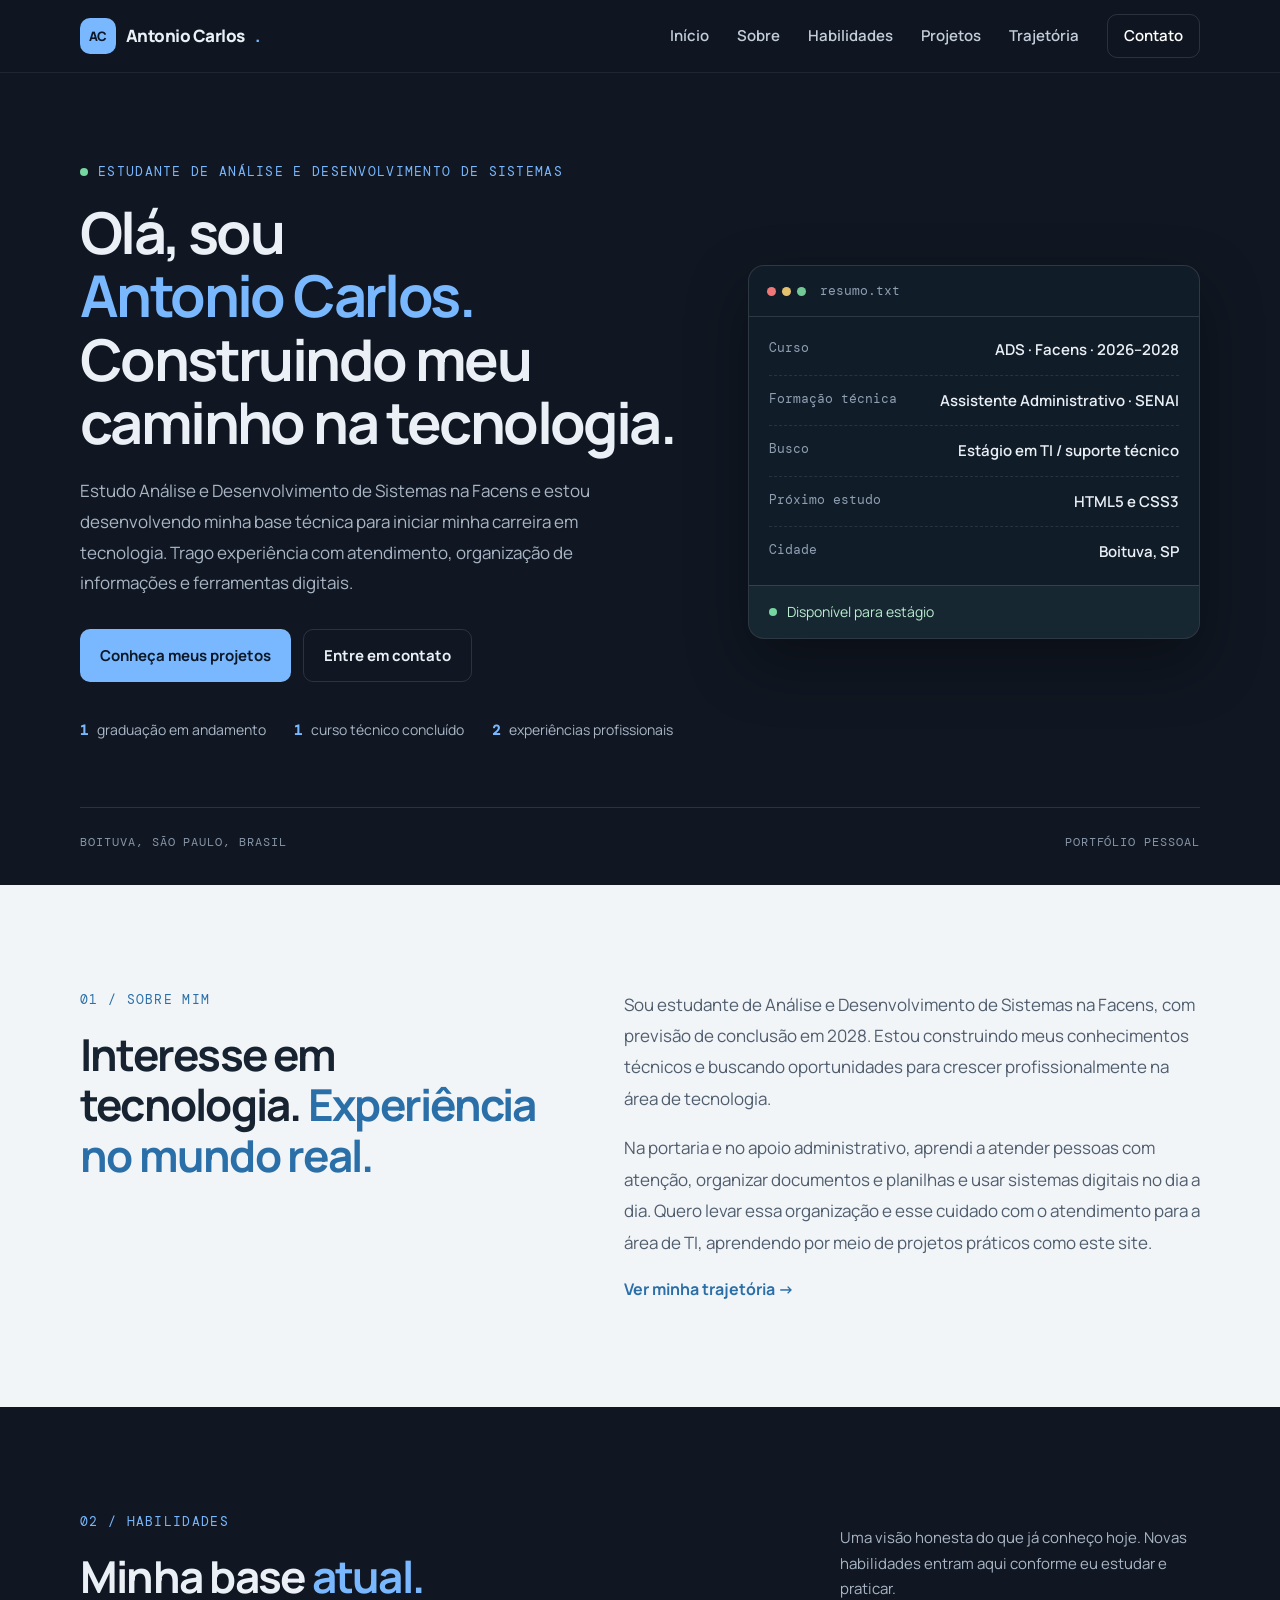
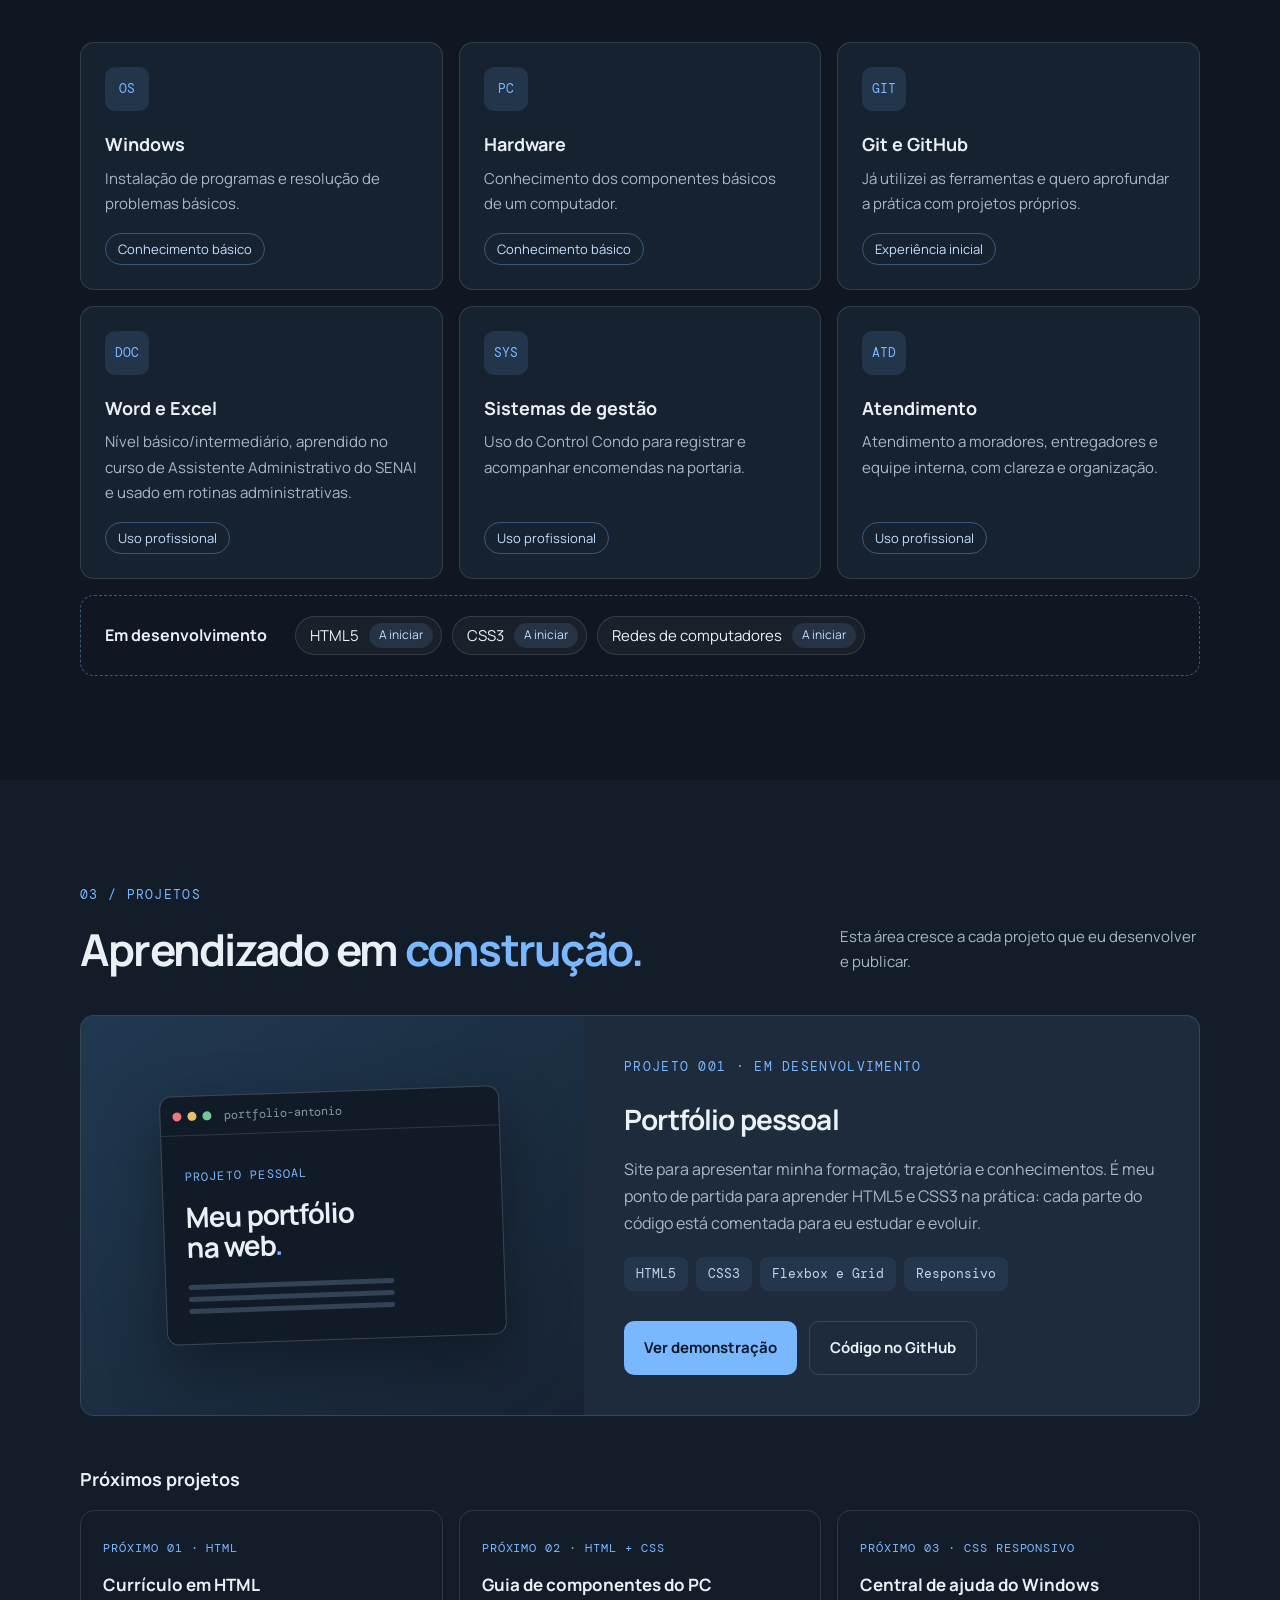
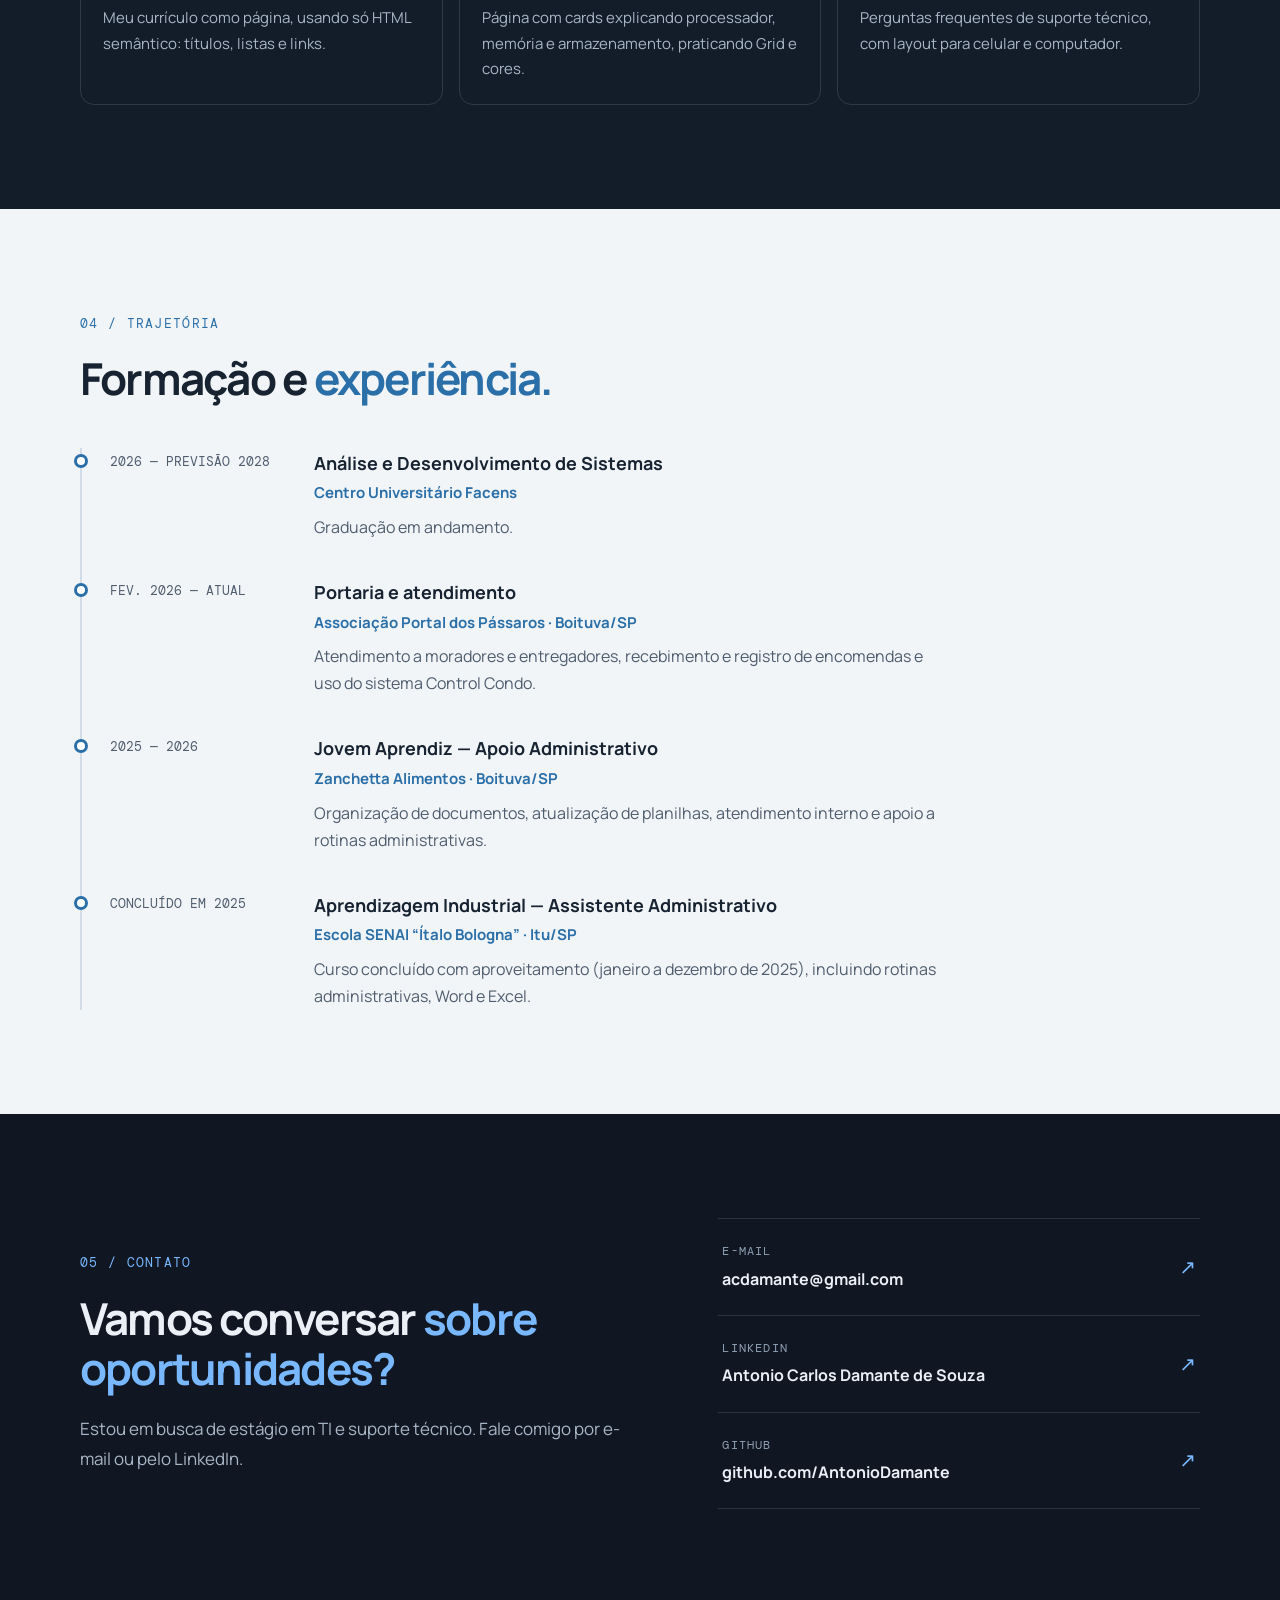
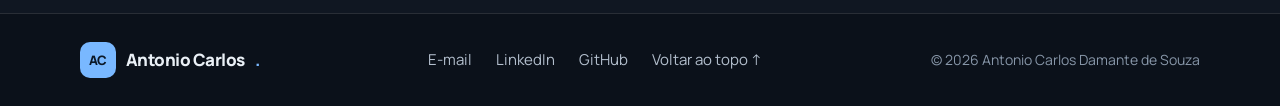
<file: index atualizado.html>
<!DOCTYPE html>
<html lang="pt-BR">
<head>
  <!-- ===== Metadados: informações para o navegador e para o Google ===== -->
  <meta charset="UTF-8">
  <meta name="viewport" content="width=device-width, initial-scale=1">
  <title>Antonio Carlos Damante de Souza | Portfólio</title>
  <meta name="description" content="Portfólio de Antonio Carlos Damante de Souza, estudante de Análise e Desenvolvimento de Sistemas na Facens, em Boituva/SP, em busca de estágio em TI e suporte técnico.">
  <meta name="author" content="Antonio Carlos Damante de Souza">
  <meta name="theme-color" content="#101722">

  <!-- Prévia do link quando for compartilhado (LinkedIn, WhatsApp) -->
  <meta property="og:title" content="Antonio Carlos Damante de Souza | Portfólio">
  <meta property="og:description" content="Estudante de Análise e Desenvolvimento de Sistemas na Facens, em busca de estágio em TI e suporte técnico.">
  <meta property="og:type" content="website">
  <meta property="og:locale" content="pt_BR">

  <!-- Ícone da aba do navegador -->
  <link rel="icon" href="assets/favicon.svg" type="image/svg+xml">

  <!-- Fontes do Google (sem internet, o site usa fontes do próprio sistema) -->
  <link rel="preconnect" href="https://fonts.googleapis.com">
  <link rel="preconnect" href="https://fonts.gstatic.com" crossorigin>
  <link rel="stylesheet" href="https://fonts.googleapis.com/css2?family=DM+Mono:wght@400;500&family=Manrope:wght@400;500;600;700;800&display=swap">

  <!-- Nosso CSS e nosso JavaScript (defer = roda depois que o HTML carregar) -->
  <link rel="stylesheet" href="css/style.css">
  <script src="js/script.js" defer></script>
</head>

<body>
  <!-- Link escondido que aparece ao apertar Tab: ajuda quem navega pelo teclado -->
  <a class="skip-link" href="#conteudo">Pular para o conteúdo</a>

  <!-- ===================== CABEÇALHO ===================== -->
  <header class="header">
    <div class="container nav">
      <a class="brand" href="#inicio" aria-label="Antonio Carlos, voltar ao início">
        <span class="monogram" aria-hidden="true">AC</span>
        Antonio Carlos<span class="accent">.</span>
      </a>

      <!-- Botão do menu: só aparece no celular -->
      <button class="menu-toggle" type="button" aria-expanded="false" aria-controls="menu" aria-label="Abrir menu">
        <span></span><span></span><span></span>
      </button>

      <nav id="menu" class="menu" aria-label="Navegação principal">
        <a href="#inicio">Início</a>
        <a href="#sobre">Sobre</a>
        <a href="#habilidades">Habilidades</a>
        <a href="#projetos">Projetos</a>
        <a href="#trajetoria">Trajetória</a>
        <a class="menu-cta" href="#contato">Contato</a>
      </nav>
    </div>
  </header>

  <main id="conteudo">

    <!-- ===================== APRESENTAÇÃO (HERO) ===================== -->
    <section class="hero" id="inicio">
      <div class="container hero-grid">

        <div class="hero-text">
          <p class="eyebrow"><span class="dot" aria-hidden="true"></span>Estudante de Análise e Desenvolvimento de Sistemas</p>
          <h1>Olá, sou <span class="accent">Antonio Carlos.</span> Construindo meu caminho na tecnologia.</h1>
          <p class="lead">
            Estudo Análise e Desenvolvimento de Sistemas na Facens e estou desenvolvendo minha base técnica
            para iniciar minha carreira em tecnologia. Trago experiência com atendimento, organização de
            informações e ferramentas digitais.
          </p>
          <div class="actions">
            <a class="button button-primary" href="#projetos">Conheça meus projetos</a>
            <a class="button button-secondary" href="#contato">Entre em contato</a>
          </div>
          <ul class="facts">
            <li><strong>1</strong> graduação em andamento</li>
            <li><strong>1</strong> curso técnico concluído</li>
            <li><strong>2</strong> experiências profissionais</li>
          </ul>
        </div>

        <!-- Cartão de resumo: decorativo, mas com informações reais -->
        <aside class="profile-card" aria-label="Resumo do perfil">
          <div class="profile-card-head">
            <span class="window-dots" aria-hidden="true"><i></i><i></i><i></i></span>
            <span>resumo.txt</span>
          </div>
          <dl class="profile-list">
            <div><dt>Curso</dt><dd>ADS · Facens · 2026–2028</dd></div>
            <div><dt>Formação técnica</dt><dd>Assistente Administrativo · SENAI</dd></div>
            <div><dt>Busco</dt><dd>Estágio em TI / suporte técnico</dd></div>
            <div><dt>Próximo estudo</dt><dd>HTML5 e CSS3</dd></div>
            <div><dt>Cidade</dt><dd>Boituva, SP</dd></div>
          </dl>
          <p class="profile-status"><span class="dot" aria-hidden="true"></span>Disponível para estágio</p>
        </aside>

      </div>
      <div class="container hero-bottom">
        <span>Boituva, São Paulo, Brasil</span>
        <span>Portfólio pessoal</span>
      </div>
    </section>

    <!-- ===================== SOBRE MIM ===================== -->
    <section class="section section-light" id="sobre">
      <div class="container split">
        <div>
          <p class="eyebrow eyebrow-dark">01 / Sobre mim</p>
          <h2>Interesse em tecnologia. <span>Experiência no mundo real.</span></h2>
        </div>
        <div class="prose">
          <p>
            Sou estudante de Análise e Desenvolvimento de Sistemas na Facens, com previsão de conclusão em 2028.
            Estou construindo meus conhecimentos técnicos e buscando oportunidades para crescer profissionalmente
            na área de tecnologia.
          </p>
          <p>
            Na portaria e no apoio administrativo, aprendi a atender pessoas com atenção, organizar documentos e
            planilhas e usar sistemas digitais no dia a dia. Quero levar essa organização e esse cuidado com o
            atendimento para a área de TI, aprendendo por meio de projetos práticos como este site.
          </p>
          <a class="text-link" href="#trajetoria">Ver minha trajetória →</a>
        </div>
      </div>
    </section>

    <!-- ===================== HABILIDADES ===================== -->
    <section class="section" id="habilidades">
      <div class="container">
        <div class="section-head">
          <div>
            <p class="eyebrow">02 / Habilidades</p>
            <h2>Minha base <span>atual.</span></h2>
          </div>
          <p>Uma visão honesta do que já conheço hoje. Novas habilidades entram aqui conforme eu estudar e praticar.</p>
        </div>

        <!-- Para adicionar uma habilidade, copie um <article class="card skill"> inteiro e troque os textos -->
        <div class="skills-grid">
          <article class="card skill">
            <span class="skill-icon" aria-hidden="true">OS</span>
            <h3>Windows</h3>
            <p>Instalação de programas e resolução de problemas básicos.</p>
            <span class="badge">Conhecimento básico</span>
          </article>

          <article class="card skill">
            <span class="skill-icon" aria-hidden="true">PC</span>
            <h3>Hardware</h3>
            <p>Conhecimento dos componentes básicos de um computador.</p>
            <span class="badge">Conhecimento básico</span>
          </article>

          <article class="card skill">
            <span class="skill-icon" aria-hidden="true">GIT</span>
            <h3>Git e GitHub</h3>
            <p>Já utilizei as ferramentas e quero aprofundar a prática com projetos próprios.</p>
            <span class="badge">Experiência inicial</span>
          </article>

          <article class="card skill">
            <span class="skill-icon" aria-hidden="true">DOC</span>
            <h3>Word e Excel</h3>
            <p>Nível básico/intermediário, aprendido no curso de Assistente Administrativo do SENAI e usado em rotinas administrativas.</p>
            <span class="badge">Uso profissional</span>
          </article>

          <article class="card skill">
            <span class="skill-icon" aria-hidden="true">SYS</span>
            <h3>Sistemas de gestão</h3>
            <p>Uso do Control Condo para registrar e acompanhar encomendas na portaria.</p>
            <span class="badge">Uso profissional</span>
          </article>

          <article class="card skill">
            <span class="skill-icon" aria-hidden="true">ATD</span>
            <h3>Atendimento</h3>
            <p>Atendimento a moradores, entregadores e equipe interna, com clareza e organização.</p>
            <span class="badge">Uso profissional</span>
          </article>
        </div>

        <!-- Área "Em desenvolvimento": mude o status quando começar a estudar cada item -->
        <div class="learning">
          <h3>Em desenvolvimento</h3>
          <ul class="learning-list">
            <li><span>HTML5</span><span class="status">A iniciar</span></li>
            <li><span>CSS3</span><span class="status">A iniciar</span></li>
            <li><span>Redes de computadores</span><span class="status">A iniciar</span></li>
          </ul>
        </div>
      </div>
    </section>

    <!-- ===================== PROJETOS ===================== -->
    <section class="section section-projects" id="projetos">
      <div class="container">
        <div class="section-head">
          <div>
            <p class="eyebrow">03 / Projetos</p>
            <h2>Aprendizado em <span>construção.</span></h2>
          </div>
          <p>Esta área cresce a cada projeto que eu desenvolver e publicar.</p>
        </div>

        <!-- Projeto 001: este portfólio -->
        <article class="card project">
          <div class="project-art" aria-hidden="true">
            <div class="mini-browser">
              <div class="mini-browser-bar"><span class="window-dots"><i></i><i></i><i></i></span>portfolio-antonio</div>
              <div class="mini-browser-body">
                <small>Projeto pessoal</small>
                <strong>Meu portfólio<br>na web<span class="accent">.</span></strong>
                <span class="mini-lines"></span>
              </div>
            </div>
          </div>

          <div class="project-info">
            <p class="eyebrow">Projeto 001 · Em desenvolvimento</p>
            <h3>Portfólio pessoal</h3>
            <p>
              Site para apresentar minha formação, trajetória e conhecimentos. É meu ponto de partida para
              aprender HTML5 e CSS3 na prática: cada parte do código está comentada para eu estudar e evoluir.
            </p>
            <ul class="tags" aria-label="Tecnologias utilizadas">
              <li>HTML5</li>
              <li>CSS3</li>
              <li>Flexbox e Grid</li>
              <li>Responsivo</li>
            </ul>

            <!--
              LINKS DO PROJETO
              Funcionam quando o repositório "portfolio-antonio" estiver criado e o GitHub Pages ativado.
              Se mudar o nome do repositório, atualize os dois endereços abaixo.
            -->
            <div class="actions">
              <a class="button button-primary" href="https://antoniodamante.github.io/portfolio-antonio/" target="_blank" rel="noopener noreferrer">Ver demonstração</a>
              <a class="button button-secondary" href="https://github.com/AntonioDamante/portfolio-antonio" target="_blank" rel="noopener noreferrer">Código no GitHub</a>
            </div>
          </div>
        </article>

        <!-- Próximos projetos sugeridos, do mais simples ao mais completo -->
        <h3 class="subhead">Próximos projetos</h3>
        <div class="ideas-grid">
          <article class="card idea">
            <small>Próximo 01 · HTML</small>
            <h4>Currículo em HTML</h4>
            <p>Meu currículo como página, usando só HTML semântico: títulos, listas e links.</p>
          </article>
          <article class="card idea">
            <small>Próximo 02 · HTML + CSS</small>
            <h4>Guia de componentes do PC</h4>
            <p>Página com cards explicando processador, memória e armazenamento, praticando Grid e cores.</p>
          </article>
          <article class="card idea">
            <small>Próximo 03 · CSS responsivo</small>
            <h4>Central de ajuda do Windows</h4>
            <p>Perguntas frequentes de suporte técnico, com layout para celular e computador.</p>
          </article>
        </div>
      </div>
    </section>

    <!-- ===================== FORMAÇÃO E EXPERIÊNCIA ===================== -->
    <section class="section section-light" id="trajetoria">
      <div class="container">
        <p class="eyebrow eyebrow-dark">04 / Trajetória</p>
        <h2>Formação e <span>experiência.</span></h2>

        <ol class="timeline">
          <li>
            <p class="timeline-date">2026 — previsão 2028</p>
            <div>
              <h3>Análise e Desenvolvimento de Sistemas</h3>
              <p class="timeline-place">Centro Universitário Facens</p>
              <p>Graduação em andamento.</p>
            </div>
          </li>
          <li>
            <p class="timeline-date">Fev. 2026 — atual</p>
            <div>
              <h3>Portaria e atendimento</h3>
              <p class="timeline-place">Associação Portal dos Pássaros · Boituva/SP</p>
              <p>Atendimento a moradores e entregadores, recebimento e registro de encomendas e uso do sistema Control Condo.</p>
            </div>
          </li>
          <li>
            <p class="timeline-date">2025 — 2026</p>
            <div>
              <h3>Jovem Aprendiz — Apoio Administrativo</h3>
              <p class="timeline-place">Zanchetta Alimentos · Boituva/SP</p>
              <p>Organização de documentos, atualização de planilhas, atendimento interno e apoio a rotinas administrativas.</p>
            </div>
          </li>
          <li>
            <p class="timeline-date">Concluído em 2025</p>
            <div>
              <h3>Aprendizagem Industrial — Assistente Administrativo</h3>
              <p class="timeline-place">Escola SENAI “Ítalo Bologna” · Itu/SP</p>
              <p>Curso concluído com aproveitamento (janeiro a dezembro de 2025), incluindo rotinas administrativas, Word e Excel.</p>
            </div>
          </li>
        </ol>
      </div>
    </section>

    <!-- ===================== CONTATO ===================== -->
    <section class="section" id="contato">
      <div class="container contact-grid">
        <div>
          <p class="eyebrow">05 / Contato</p>
          <h2>Vamos conversar <span>sobre oportunidades?</span></h2>
          <p class="lead">Estou em busca de estágio em TI e suporte técnico. Fale comigo por e-mail ou pelo LinkedIn.</p>
        </div>

        <ul class="contact-list">
          <li>
            <a href="mailto:acdamante@gmail.com">
              <span><small>E-mail</small><strong>acdamante@gmail.com</strong></span>
              <span class="arrow" aria-hidden="true">↗</span>
            </a>
          </li>
          <li>
            <a href="https://www.linkedin.com/in/antonio-carlos-damante-de-souza-3b718b293/" target="_blank" rel="noopener noreferrer">
              <span><small>LinkedIn</small><strong>Antonio Carlos Damante de Souza</strong></span>
              <span class="arrow" aria-hidden="true">↗</span>
            </a>
          </li>
          <li>
            <a href="https://github.com/AntonioDamante" target="_blank" rel="noopener noreferrer">
              <span><small>GitHub</small><strong>github.com/AntonioDamante</strong></span>
              <span class="arrow" aria-hidden="true">↗</span>
            </a>
          </li>
        </ul>
      </div>
    </section>

  </main>

  <!-- ===================== RODAPÉ ===================== -->
  <footer class="footer">
    <div class="container footer-inner">
      <a class="brand" href="#inicio" aria-label="Antonio Carlos, voltar ao início">
        <span class="monogram" aria-hidden="true">AC</span>
        Antonio Carlos<span class="accent">.</span>
      </a>
      <ul class="footer-links">
        <li><a href="mailto:acdamante@gmail.com">E-mail</a></li>
        <li><a href="https://www.linkedin.com/in/antonio-carlos-damante-de-souza-3b718b293/" target="_blank" rel="noopener noreferrer">LinkedIn</a></li>
        <li><a href="https://github.com/AntonioDamante" target="_blank" rel="noopener noreferrer">GitHub</a></li>
        <li><a href="#inicio">Voltar ao topo ↑</a></li>
      </ul>
      <!-- O ano é atualizado automaticamente pelo js/script.js -->
      <p>© <span id="ano">2026</span> Antonio Carlos Damante de Souza</p>
    </div>
  </footer>
</body>
</html>
</file>
<file: css/style.css>
/* ==========================================================================
   PORTFÓLIO — Antonio Carlos Damante de Souza
   Organização do arquivo:
     1. Variáveis (cores, fontes, tamanhos)
     2. Base (regras gerais)
     3. Componentes reutilizáveis (botões, cards, títulos)
     4. Cabeçalho e menu
     5. Seções (hero, sobre, habilidades, projetos, trajetória, contato)
     6. Rodapé
     7. Animações
     8. Responsividade (media queries)
   ========================================================================== */


/* ==========================================================================
   1. VARIÁVEIS
   Mude uma cor aqui e ela muda no site inteiro.
   ========================================================================== */
:root {
  /* Fundos escuros */
  --bg: #101722;          /* fundo principal (grafite azulado) */
  --bg-alt: #131d2a;      /* fundo da seção de projetos */
  --surface: #172231;     /* fundo dos cards */
  --surface-2: #1d2b3d;   /* cards em destaque */

  /* Seções claras */
  --light: #f2f5f8;
  --ink: #172331;         /* texto escuro */
  --ink-muted: #4f5d6d;   /* texto escuro secundário */

  /* Textos no fundo escuro */
  --text: #eaf0f6;
  --text-muted: #a9b6c6;

  /* Cor de destaque (azul) */
  --accent: #79b8ff;
  --accent-dark: #2a6fa8; /* versão escura do azul, para fundos claros */
  --accent-soft: rgba(121, 184, 255, 0.12);
  --success: #75d6a0;

  /* Bordas e sombras */
  --border: rgba(255, 255, 255, 0.12);
  --border-light: #d3dce6;
  --radius: 14px;
  --shadow: 0 24px 60px rgba(0, 0, 0, 0.35);

  /* Fontes */
  --font-sans: "Manrope", system-ui, -apple-system, "Segoe UI", Arial, sans-serif;
  --font-mono: "DM Mono", ui-monospace, Consolas, monospace;

  /* Layout */
  --container: 1120px;
  --header-height: 72px;
  --speed: 0.2s;          /* velocidade padrão das transições */
}


/* ==========================================================================
   2. BASE
   ========================================================================== */
*,
*::before,
*::after {
  box-sizing: border-box; /* largura inclui padding e borda: facilita o layout */
}

html {
  scroll-behavior: smooth;                         /* rolagem suave nos links do menu */
  scroll-padding-top: calc(var(--header-height) + 16px); /* não esconde o título atrás do cabeçalho fixo */
}

body {
  margin: 0;
  background: var(--bg);
  color: var(--text);
  font-family: var(--font-sans);
  font-size: 1rem;      /* 16px */
  line-height: 1.7;
  -webkit-font-smoothing: antialiased;
}

h1, h2, h3, h4, p, ul, ol, dl, dd {
  margin: 0;
}

ul, ol {
  padding: 0;
  list-style: none;
}

a {
  color: inherit;
  text-decoration: none;
}

/* Contorno visível ao navegar com Tab (acessibilidade) */
a:focus-visible,
button:focus-visible {
  outline: 3px solid var(--accent);
  outline-offset: 4px;
  border-radius: 6px;
}

/* Caixa central que limita a largura do conteúdo */
.container {
  width: min(var(--container), 100% - 48px);
  margin-inline: auto;
}

.accent {
  color: var(--accent);
}

/* Link "Pular para o conteúdo": fica fora da tela até receber foco */
.skip-link {
  position: absolute;
  top: -60px;
  left: 16px;
  z-index: 100;
  padding: 10px 16px;
  background: #fff;
  color: #000;
  font-weight: 700;
  border-radius: 8px;
}

.skip-link:focus {
  top: 12px;
}


/* ==========================================================================
   3. COMPONENTES REUTILIZÁVEIS
   ========================================================================== */

/* Espaçamento padrão das seções */
.section {
  padding: 104px 0;
}

/* Seções de fundo claro (Sobre e Trajetória) */
.section-light {
  background: var(--light);
  color: var(--ink);
}

/* Etiqueta pequena acima dos títulos ("01 / Sobre mim") */
.eyebrow {
  display: flex;
  align-items: center;
  gap: 10px;
  margin-bottom: 18px;
  color: var(--accent);
  font-family: var(--font-mono);
  font-size: 0.8125rem; /* 13px */
  letter-spacing: 0.1em;
  text-transform: uppercase;
}

.eyebrow-dark {
  color: var(--accent-dark);
}

/* Bolinha verde de "status" */
.dot {
  flex-shrink: 0;
  width: 8px;
  height: 8px;
  border-radius: 50%;
  background: var(--success);
}

h2 {
  font-size: clamp(2rem, 4vw, 2.75rem);
  line-height: 1.15;
  letter-spacing: -0.04em;
}

/* Segunda parte do título em azul */
h2 span {
  color: var(--accent);
}

.section-light h2 span {
  color: var(--accent-dark);
}

/* Título da seção + texto ao lado (usa Flexbox) */
.section-head {
  display: flex;
  justify-content: space-between;
  align-items: flex-end;
  gap: 32px;
  margin-bottom: 40px;
}

.section-head > p {
  max-width: 360px;
  color: var(--text-muted);
  font-size: 0.9375rem;
}

.lead {
  max-width: 580px;
  color: var(--text-muted);
  font-size: 1.0625rem; /* 17px */
  line-height: 1.8;
}

/* Botões */
.button {
  display: inline-flex;
  align-items: center;
  padding: 13px 20px;
  border-radius: 10px;
  font-size: 0.9375rem;
  font-weight: 700;
  transition: transform var(--speed), background-color var(--speed), border-color var(--speed);
}

.button:hover {
  transform: translateY(-2px);
}

.button-primary {
  background: var(--accent);
  color: #0b1827;
}

.button-primary:hover {
  background: #9ccbff;
}

.button-secondary {
  border: 1px solid var(--border);
}

.button-secondary:hover {
  border-color: var(--accent);
}

/* Card padrão */
.card {
  background: var(--surface);
  border: 1px solid var(--border);
  border-radius: var(--radius);
  transition: transform var(--speed), border-color var(--speed);
}

.card:hover {
  transform: translateY(-3px);
  border-color: rgba(121, 184, 255, 0.5);
}

/* Etiqueta arredondada (nível da habilidade) */
.badge {
  display: inline-block;
  padding: 4px 12px;
  border: 1px solid rgba(121, 184, 255, 0.35);
  border-radius: 999px;
  color: #c3dfff;
  font-size: 0.8125rem;
}

/* Bolinhas de janela (vermelha, amarela, verde) */
.window-dots {
  display: inline-flex;
  gap: 6px;
}

.window-dots i {
  width: 9px;
  height: 9px;
  border-radius: 50%;
  background: #ee7777;
}

.window-dots i:nth-child(2) { background: #e6c16d; }
.window-dots i:nth-child(3) { background: #72c995; }


/* ==========================================================================
   4. CABEÇALHO E MENU
   ========================================================================== */
.header {
  position: sticky; /* fica preso no topo ao rolar */
  top: 0;
  z-index: 50;
  background: rgba(16, 23, 34, 0.92);
  border-bottom: 1px solid rgba(255, 255, 255, 0.07);
  backdrop-filter: blur(14px);
}

.nav {
  display: flex;
  align-items: center;
  justify-content: space-between;
  min-height: var(--header-height);
  gap: 24px;
}

.brand {
  display: flex;
  align-items: center;
  gap: 10px;
  font-size: 1.0625rem;
  font-weight: 800;
  letter-spacing: -0.03em;
}

/* Quadradinho azul com as iniciais */
.monogram {
  display: grid;
  place-items: center;
  width: 36px;
  height: 36px;
  border-radius: 10px;
  background: var(--accent);
  color: #0b1827;
  font-size: 0.8125rem;
}

.menu {
  display: flex;
  align-items: center;
  gap: 28px;
  font-size: 0.9375rem;
  font-weight: 600;
  color: #c4cedb;
}

.menu a {
  transition: color var(--speed);
}

.menu a:hover {
  color: #fff;
}

.menu-cta {
  padding: 8px 16px;
  border: 1px solid var(--border);
  border-radius: 10px;
  color: #fff;
}

.menu-cta:hover {
  border-color: var(--accent);
}

/* Botão de menu (três tracinhos): escondido no computador */
.menu-toggle {
  display: none;
  padding: 8px;
  background: none;
  border: 0;
  cursor: pointer;
}

.menu-toggle span {
  display: block;
  width: 24px;
  height: 2px;
  margin: 5px 0;
  background: #fff;
  transition: transform var(--speed), opacity var(--speed);
}

/* Quando o menu está aberto, os tracinhos viram um "X" */
.menu-toggle[aria-expanded="true"] span:nth-child(1) { transform: translateY(7px) rotate(45deg); }
.menu-toggle[aria-expanded="true"] span:nth-child(2) { opacity: 0; }
.menu-toggle[aria-expanded="true"] span:nth-child(3) { transform: translateY(-7px) rotate(-45deg); }


/* ==========================================================================
   5. SEÇÕES
   ========================================================================== */

/* ---------- 5.1 Hero (apresentação) ---------- */
.hero {
  padding: 88px 0 32px;
  overflow: hidden;
}

/* Grid de duas colunas: texto à esquerda, cartão à direita */
.hero-grid {
  display: grid;
  grid-template-columns: 1.15fr 0.85fr;
  align-items: center;
  gap: 56px;
}

h1 {
  margin-bottom: 22px;
  font-size: clamp(2.4rem, 5vw, 3.6rem);
  line-height: 1.1;
  letter-spacing: -0.045em;
}

h1 .accent {
  display: block;
}

.actions {
  display: flex;
  flex-wrap: wrap;
  gap: 12px;
  margin-top: 30px;
}

.facts {
  display: flex;
  flex-wrap: wrap;
  gap: 8px 28px;
  margin-top: 36px;
  color: var(--text-muted);
  font-size: 0.875rem;
}

.facts strong {
  margin-right: 6px;
  color: var(--accent);
  font-family: var(--font-mono);
}

/* Cartão de resumo */
.profile-card {
  background: #111c29;
  border: 1px solid var(--border);
  border-radius: 16px;
  box-shadow: var(--shadow);
  overflow: hidden;
}

.profile-card-head {
  display: flex;
  align-items: center;
  gap: 14px;
  padding: 14px 18px;
  border-bottom: 1px solid var(--border);
  color: #8f9fb2;
  font-family: var(--font-mono);
  font-size: 0.8125rem;
}

.profile-list {
  padding: 8px 20px;
}

/* Cada linha do resumo: rótulo à esquerda, valor à direita */
.profile-list div {
  display: flex;
  justify-content: space-between;
  gap: 16px;
  padding: 12px 0;
  border-bottom: 1px dashed rgba(255, 255, 255, 0.1);
}

.profile-list div:last-child {
  border-bottom: 0;
}

.profile-list dt {
  color: #8f9fb2;
  font-family: var(--font-mono);
  font-size: 0.8125rem;
}

.profile-list dd {
  text-align: right;
  font-size: 0.9375rem;
  font-weight: 600;
}

.profile-status {
  display: flex;
  align-items: center;
  gap: 10px;
  padding: 14px 20px;
  border-top: 1px solid var(--border);
  background: rgba(117, 214, 160, 0.06);
  color: #b9ecd0;
  font-size: 0.875rem;
}

.hero-bottom {
  display: flex;
  justify-content: space-between;
  gap: 16px;
  margin-top: 64px;
  padding-top: 24px;
  border-top: 1px solid var(--border);
  color: #8796a8;
  font-family: var(--font-mono);
  font-size: 0.75rem;
  letter-spacing: 0.08em;
  text-transform: uppercase;
}

/* ---------- 5.2 Sobre mim ---------- */
.split {
  display: grid;
  grid-template-columns: 0.9fr 1.1fr;
  gap: 72px;
}

.prose p {
  margin-bottom: 18px;
  color: var(--ink-muted);
  font-size: 1.0625rem;
  line-height: 1.85;
}

.text-link {
  color: var(--accent-dark);
  font-weight: 700;
}

.text-link:hover {
  text-decoration: underline;
}

/* ---------- 5.3 Habilidades ---------- */
/* Grid de 3 colunas iguais (vira 2 e depois 1 no celular) */
.skills-grid {
  display: grid;
  grid-template-columns: repeat(3, 1fr);
  gap: 16px;
}

.skill {
  display: flex;
  flex-direction: column;
  align-items: flex-start;
  padding: 24px;
}

.skill-icon {
  display: grid;
  place-items: center;
  width: 44px;
  height: 44px;
  margin-bottom: 18px;
  border-radius: 10px;
  background: var(--accent-soft);
  color: var(--accent);
  font-family: var(--font-mono);
  font-size: 0.8125rem;
}

.skill h3 {
  margin-bottom: 6px;
  font-size: 1.125rem;
}

.skill p {
  flex-grow: 1; /* empurra a etiqueta para o fim do card */
  margin-bottom: 16px;
  color: var(--text-muted);
  font-size: 0.9375rem;
}

/* Área "Em desenvolvimento" */
.learning {
  display: flex;
  flex-wrap: wrap;
  align-items: center;
  gap: 16px 28px;
  margin-top: 16px;
  padding: 20px 24px;
  border: 1px dashed rgba(121, 184, 255, 0.4);
  border-radius: var(--radius);
}

.learning h3 {
  font-size: 1rem;
}

.learning-list {
  display: flex;
  flex-wrap: wrap;
  gap: 10px;
}

.learning-list li {
  display: flex;
  align-items: center;
  gap: 10px;
  padding: 6px 8px 6px 14px;
  background: rgba(255, 255, 255, 0.04);
  border: 1px solid var(--border);
  border-radius: 999px;
  font-size: 0.9375rem;
}

.status {
  padding: 2px 10px;
  border-radius: 999px;
  background: var(--accent-soft);
  color: #c3dfff;
  font-size: 0.75rem;
}

/* ---------- 5.4 Projetos ---------- */
.section-projects {
  background: var(--bg-alt);
}

.project {
  display: grid;
  grid-template-columns: 0.9fr 1.1fr;
  overflow: hidden;
  background: var(--surface-2);
}

.project:hover {
  transform: none; /* o card grande não sobe ao passar o mouse */
}

.project-art {
  display: grid;
  place-items: center;
  min-height: 320px;
  padding: 36px;
  background: linear-gradient(145deg, #203951, #172333);
}

/* Desenho de navegador em miniatura */
.mini-browser {
  width: 100%;
  max-width: 340px;
  background: #111b28;
  border: 1px solid rgba(255, 255, 255, 0.18);
  border-radius: 12px;
  box-shadow: var(--shadow);
  overflow: hidden;
  transform: rotate(-2deg);
}

.mini-browser-bar {
  display: flex;
  align-items: center;
  gap: 12px;
  padding: 9px 12px;
  border-bottom: 1px solid var(--border);
  color: #8796a8;
  font-family: var(--font-mono);
  font-size: 0.75rem;
}

.mini-browser-body {
  padding: 26px 22px 30px;
}

.mini-browser-body small {
  color: var(--accent);
  font-family: var(--font-mono);
  font-size: 0.75rem;
  letter-spacing: 0.1em;
  text-transform: uppercase;
}

.mini-browser-body strong {
  display: block;
  margin: 12px 0 22px;
  font-size: 1.75rem;
  line-height: 1.1;
  letter-spacing: -0.04em;
}

/* Três linhas cinzas que imitam texto */
.mini-lines {
  display: block;
  width: 70%;
  height: 5px;
  border-radius: 5px;
  background: #334255;
  box-shadow: 0 12px #334255, 0 24px #334255;
  margin-bottom: 24px;
}

.project-info {
  align-self: center;
  padding: 40px;
}

.project-info h3 {
  margin-bottom: 12px;
  font-size: 1.75rem;
  letter-spacing: -0.03em;
}

.project-info > p:not(.eyebrow) {
  color: var(--text-muted);
}

.tags {
  display: flex;
  flex-wrap: wrap;
  gap: 8px;
  margin: 20px 0 24px;
}

.tags li {
  padding: 6px 12px;
  border-radius: 8px;
  background: #24364c;
  color: #c7d4e3;
  font-family: var(--font-mono);
  font-size: 0.8125rem;
}

.project-links {
  display: flex;
  flex-wrap: wrap;
  gap: 12px 24px;
}

/* Link que ainda não existe: texto tracejado, sem cara de botão */
.pending {
  padding-bottom: 3px;
  border-bottom: 1px dashed #6a7b90;
  color: #a3b1c2;
  font-size: 0.875rem;
}

.subhead {
  margin: 48px 0 16px;
  font-size: 1.125rem;
}

.ideas-grid {
  display: grid;
  grid-template-columns: repeat(3, 1fr);
  gap: 16px;
}

.idea {
  padding: 22px;
  background: transparent;
}

.idea small {
  color: var(--accent);
  font-family: var(--font-mono);
  font-size: 0.75rem;
  letter-spacing: 0.08em;
  text-transform: uppercase;
}

.idea h4 {
  margin: 10px 0 6px;
  font-size: 1.0625rem;
}

.idea p {
  color: var(--text-muted);
  font-size: 0.9375rem;
}

/* ---------- 5.5 Trajetória (linha do tempo) ---------- */
.timeline {
  max-width: 860px;
  margin-top: 44px;
}

/* Cada item: data à esquerda, conteúdo à direita, linha vertical na borda */
.timeline li {
  position: relative;
  display: grid;
  grid-template-columns: 180px 1fr;
  gap: 24px;
  padding: 0 0 36px 28px;
  border-left: 2px solid var(--border-light);
}

.timeline li:last-child {
  padding-bottom: 0;
}

/* Bolinha da linha do tempo, criada com ::before (sem HTML extra) */
.timeline li::before {
  content: "";
  position: absolute;
  top: 6px;
  left: -8px;
  width: 14px;
  height: 14px;
  border: 3px solid var(--accent-dark);
  border-radius: 50%;
  background: #fff;
}

.timeline-date {
  padding-top: 3px;
  color: var(--ink-muted);
  font-family: var(--font-mono);
  font-size: 0.8125rem;
  text-transform: uppercase;
}

.timeline h3 {
  margin-bottom: 2px;
  font-size: 1.125rem;
}

.timeline-place {
  margin-bottom: 8px;
  color: var(--accent-dark);
  font-size: 0.9375rem;
  font-weight: 700;
}

.timeline li div > p:last-child {
  color: var(--ink-muted);
}

/* ---------- 5.6 Contato ---------- */
.contact-grid {
  display: grid;
  grid-template-columns: 1fr 0.85fr;
  align-items: center;
  gap: 72px;
}

.contact-grid .lead {
  margin-top: 20px;
}

.contact-list {
  border-top: 1px solid var(--border);
}

.contact-list a,
.contact-pending {
  display: flex;
  justify-content: space-between;
  align-items: center;
  gap: 20px;
  padding: 22px 4px;
  border-bottom: 1px solid var(--border);
  transition: padding var(--speed);
}

.contact-list a:hover {
  padding-left: 12px; /* desliza levemente para a direita */
}

.contact-list small {
  display: block;
  margin-bottom: 4px;
  color: #8f9fb2;
  font-family: var(--font-mono);
  font-size: 0.75rem;
  letter-spacing: 0.1em;
  text-transform: uppercase;
}

.contact-list strong {
  font-size: 1rem;
  word-break: break-word;
}

.arrow {
  color: var(--accent);
  font-size: 1.25rem;
}

.contact-pending {
  color: #93a2b4;
}


/* ==========================================================================
   6. RODAPÉ
   ========================================================================== */
.footer {
  background: #0b111a;
  border-top: 1px solid var(--border);
}

.footer-inner {
  display: flex;
  flex-wrap: wrap;
  justify-content: space-between;
  align-items: center;
  gap: 20px;
  padding: 28px 0;
}

.footer-links {
  display: flex;
  flex-wrap: wrap;
  gap: 8px 24px;
  font-size: 0.9375rem;
  color: #b3bfcd;
}

.footer-links a:hover {
  color: var(--accent);
}

.footer-inner > p {
  color: #8796a8;
  font-size: 0.875rem;
}


/* ==========================================================================
   7. ANIMAÇÕES
   Entrada suave do topo do site ao carregar a página.
   ========================================================================== */
@keyframes fade-up {
  from {
    opacity: 0;
    transform: translateY(16px);
  }
  to {
    opacity: 1;
    transform: translateY(0);
  }
}

.hero-text {
  animation: fade-up 0.6s ease-out both;
}

.profile-card {
  animation: fade-up 0.6s ease-out 0.15s both; /* começa um pouco depois */
}


/* ==========================================================================
   8. RESPONSIVIDADE
   Media queries: regras que só valem a partir de certo tamanho de tela.
   ========================================================================== */

/* Tablets e telas médias (até 900px) */
@media (max-width: 900px) {
  .hero-grid {
    grid-template-columns: 1fr;
    gap: 40px;
  }

  .profile-card {
    max-width: 520px;
  }

  .split,
  .contact-grid {
    grid-template-columns: 1fr;
    gap: 32px;
  }

  .skills-grid,
  .ideas-grid {
    grid-template-columns: repeat(2, 1fr);
  }

  .project {
    grid-template-columns: 1fr;
  }

  .project-art {
    min-height: 260px;
  }
}

/* Celulares (até 680px) */
@media (max-width: 680px) {
  :root {
    --header-height: 64px;
  }

  .container {
    width: calc(100% - 32px);
  }

  .section {
    padding: 72px 0;
  }

  /* Menu vira uma lista que abre embaixo do cabeçalho */
  .menu-toggle {
    display: block;
  }

  .menu {
    display: none;
    position: absolute;
    top: var(--header-height);
    left: 0;
    right: 0;
    flex-direction: column;
    align-items: stretch;
    gap: 0;
    padding: 8px 16px 20px;
    background: #111a26;
    border-bottom: 1px solid var(--border);
    font-size: 1rem;
  }

  .menu.is-open {
    display: flex;
  }

  .menu a {
    padding: 12px 4px;
  }

  .menu-cta {
    margin-top: 8px;
    text-align: center;
  }

  .hero {
    padding-top: 56px;
  }

  .section-head {
    display: block;
  }

  .section-head > p {
    margin-top: 16px;
  }

  .skills-grid,
  .ideas-grid {
    grid-template-columns: 1fr;
  }

  .profile-list div {
    flex-direction: column;
    gap: 2px;
  }

  .profile-list dd {
    text-align: left;
  }

  .project-info {
    padding: 28px 22px;
  }

  .timeline li {
    grid-template-columns: 1fr;
    gap: 6px;
    padding-left: 22px;
  }

  .hero-bottom {
    flex-direction: column;
    gap: 6px;
  }

  .footer-inner {
    flex-direction: column;
    align-items: flex-start;
  }
}


/* ==========================================================================
   MOVIMENTO REDUZIDO
   Se a pessoa pediu ao sistema menos animações, o site respeita.
   ========================================================================== */
@media (prefers-reduced-motion: reduce) {
  html {
    scroll-behavior: auto;
  }

  *,
  *::before,
  *::after {
    animation-duration: 0.01ms !important;
    animation-delay: 0s !important;
    transition-duration: 0.01ms !important;
  }
}
</file>
